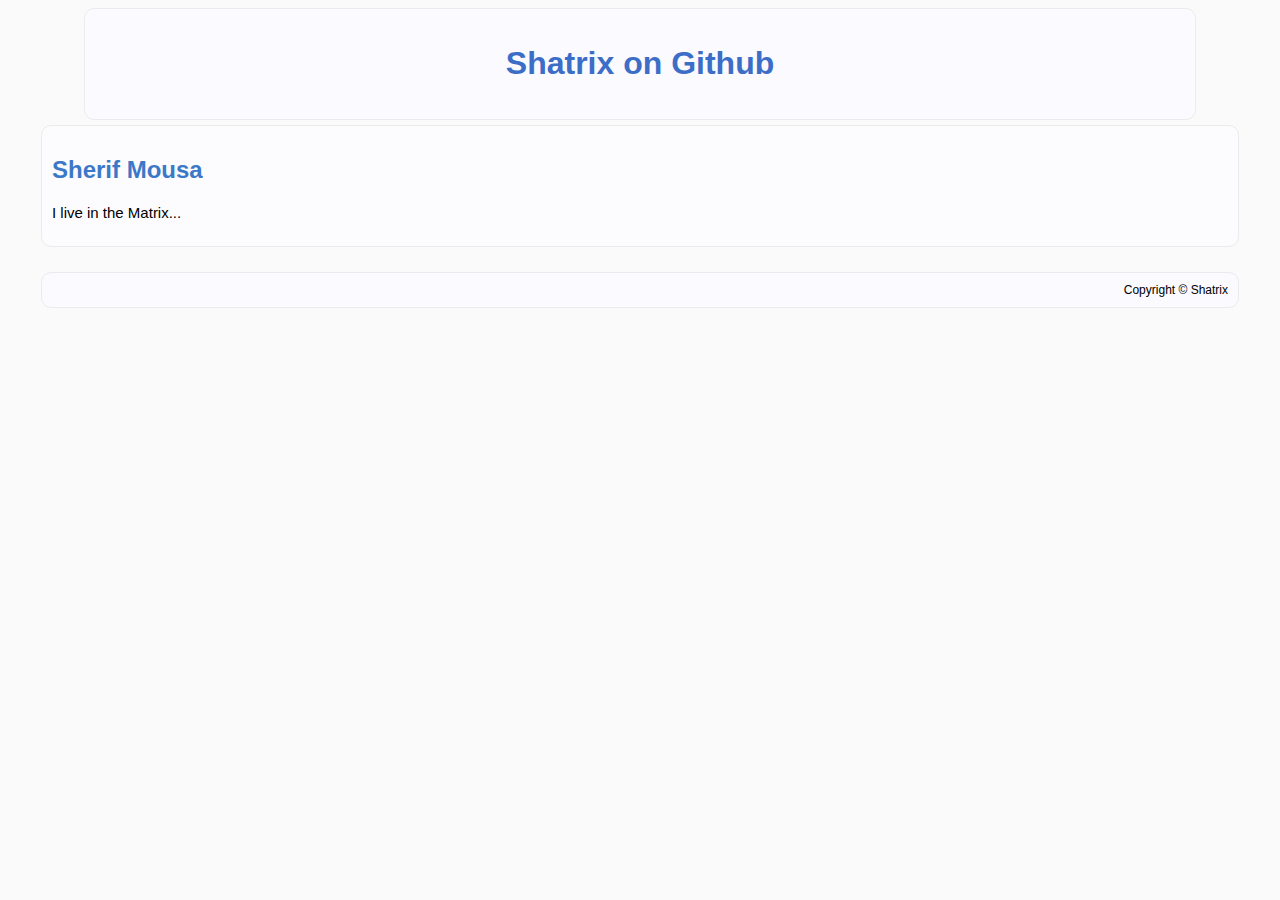
<file: index.html>
<!DOCTYPE html>
<html>
<head>
  <link rel="stylesheet" href="styles.css">
</head>
<body>

	<div class="header_div">
		<h1>Shatrix on Github</h1>
	</div>
	<div class="main_div">
		<h2>Sherif Mousa</h2>
		<p>I live in the Matrix...</p>
	</div>
	<div class="footer_div">
		Copyright © Shatrix
	</div>

</body>
</html>
</file>
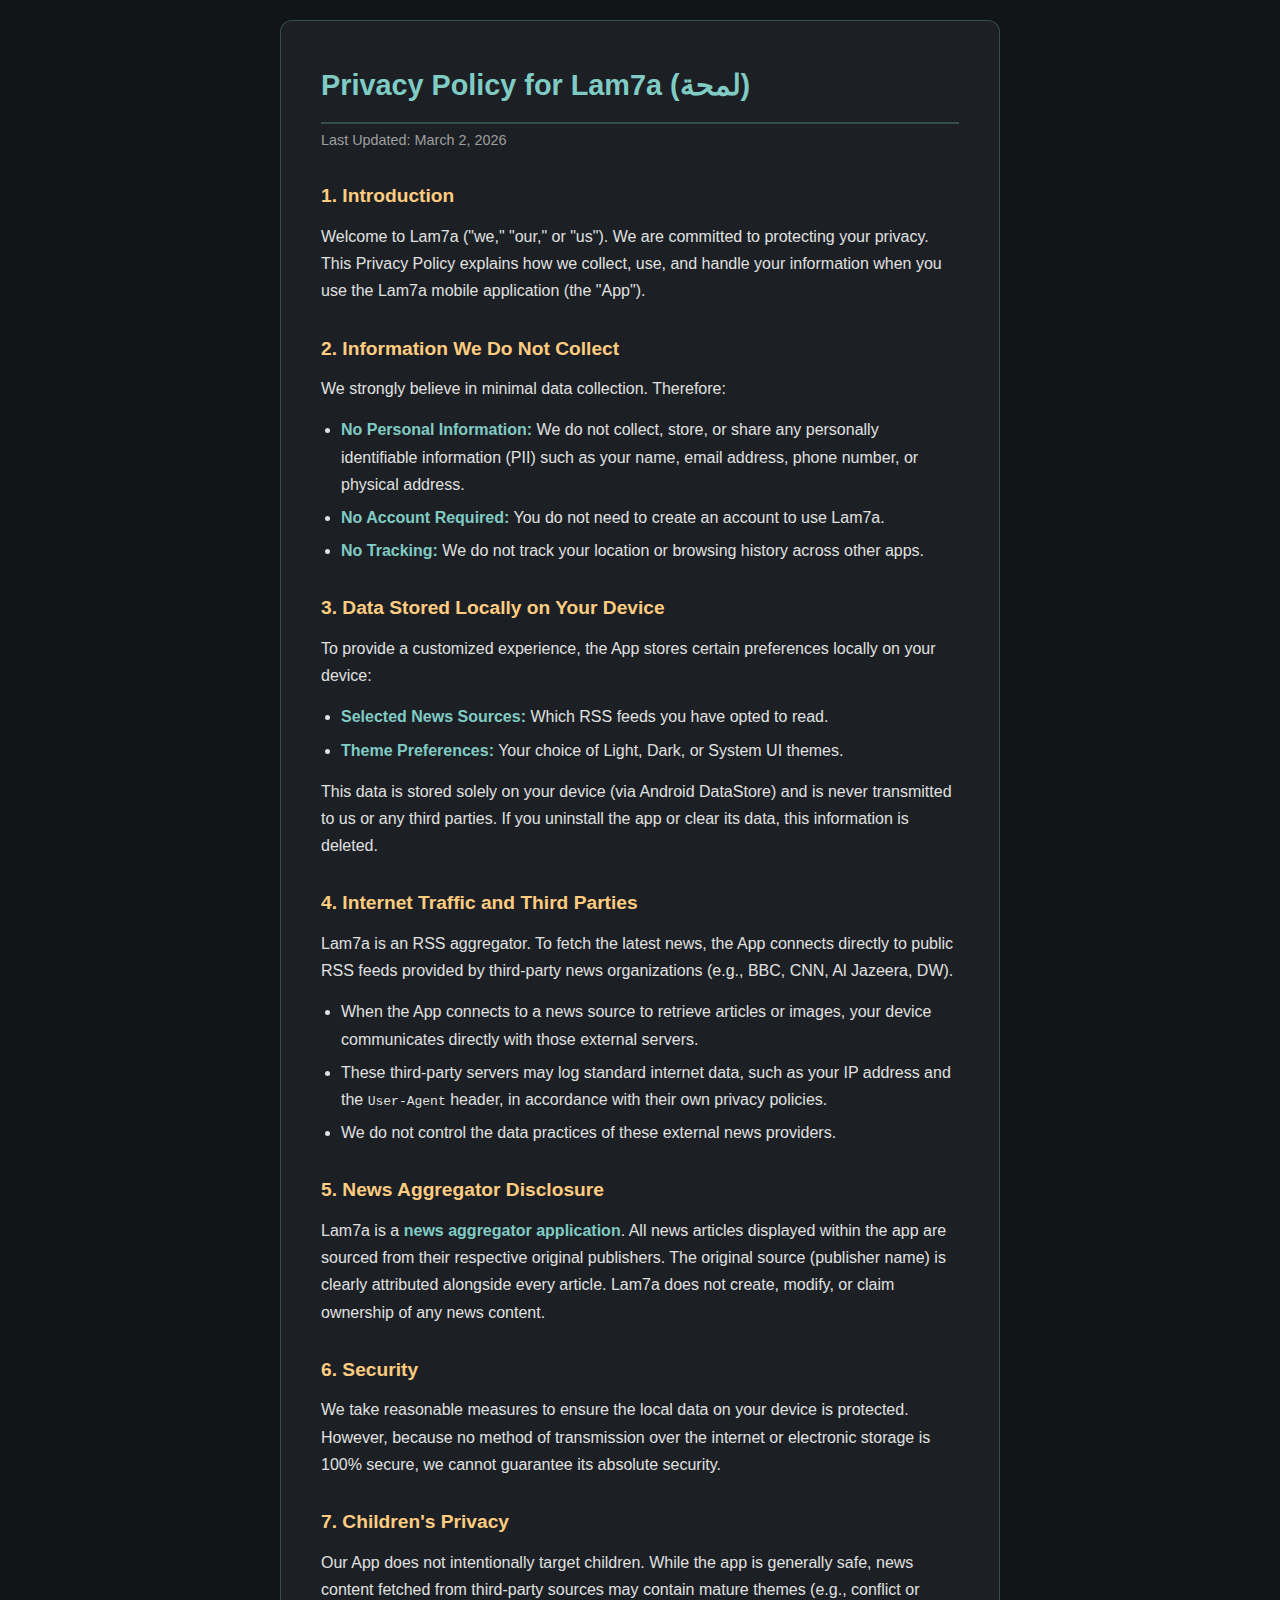
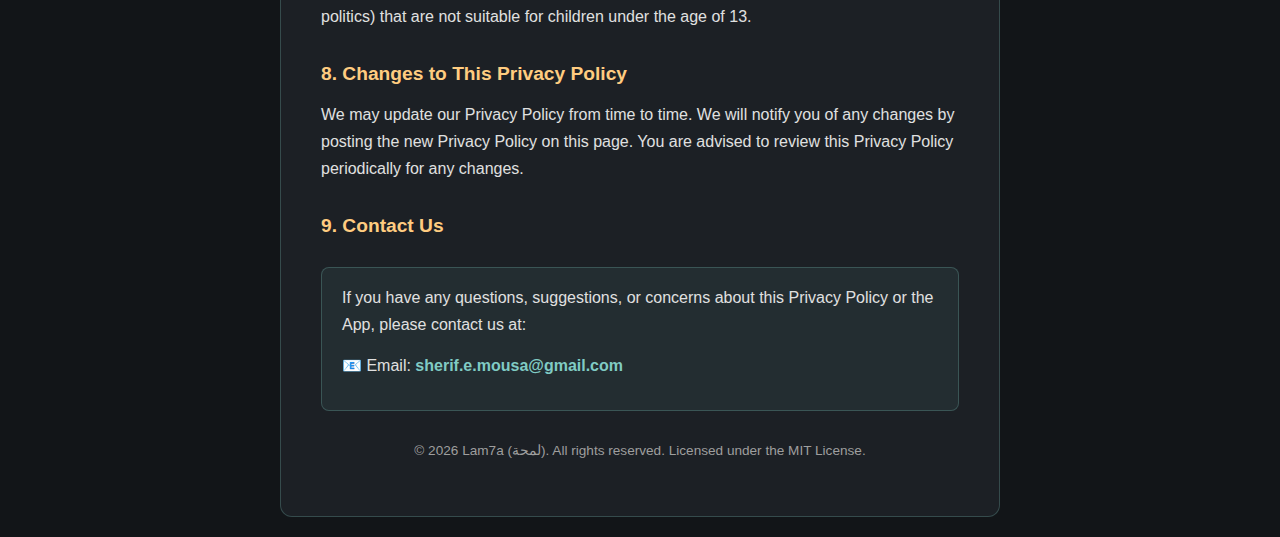
<file: lam7a-policy.html>
<!DOCTYPE html>
<html lang="en" dir="ltr">
<head>
    <meta charset="UTF-8">
    <meta name="viewport" content="width=device-width, initial-scale=1.0">
    <title>Privacy Policy - Lam7a (لمحة)</title>
    <style>
        :root {
            --bg: #121518;
            --surface: #1C2025;
            --primary: #80CBC4;
            --secondary: #FFCC80;
            --text: #E0E0E0;
            --text-muted: #9E9E9E;
            --border: rgba(128,203,196,0.25);
        }
        * { margin: 0; padding: 0; box-sizing: border-box; }
        body {
            font-family: 'Segoe UI', Tahoma, Geneva, Verdana, sans-serif;
            background: var(--bg);
            color: var(--text);
            line-height: 1.7;
            padding: 20px;
        }
        .container {
            max-width: 720px;
            margin: 0 auto;
            background: var(--surface);
            border: 1px solid var(--border);
            border-radius: 12px;
            padding: 40px;
        }
        h1 {
            color: var(--primary);
            font-size: 1.8em;
            margin-bottom: 4px;
            border-bottom: 2px solid var(--border);
            padding-bottom: 12px;
        }
        .updated {
            color: var(--text-muted);
            font-size: 0.9em;
            margin-bottom: 28px;
        }
        h2 {
            color: var(--secondary);
            font-size: 1.2em;
            margin-top: 28px;
            margin-bottom: 10px;
        }
        p { margin-bottom: 14px; }
        ul {
            margin-left: 20px;
            margin-bottom: 14px;
        }
        li { margin-bottom: 6px; }
        strong { color: var(--primary); }
        a {
            color: var(--primary);
            text-decoration: none;
        }
        a:hover { text-decoration: underline; }
        .contact-box {
            margin-top: 24px;
            padding: 16px 20px;
            background: rgba(128,203,196,0.08);
            border: 1px solid var(--border);
            border-radius: 8px;
        }
        .contact-box a { font-weight: bold; }
        footer {
            text-align: center;
            margin-top: 28px;
            color: var(--text-muted);
            font-size: 0.85em;
        }
    </style>
</head>
<body>
    <div class="container">
        <h1>Privacy Policy for Lam7a (لمحة)</h1>
        <p class="updated">Last Updated: March 2, 2026</p>

        <h2>1. Introduction</h2>
        <p>Welcome to Lam7a ("we," "our," or "us"). We are committed to protecting your privacy. This Privacy Policy explains how we collect, use, and handle your information when you use the Lam7a mobile application (the "App").</p>

        <h2>2. Information We Do Not Collect</h2>
        <p>We strongly believe in minimal data collection. Therefore:</p>
        <ul>
            <li><strong>No Personal Information:</strong> We do not collect, store, or share any personally identifiable information (PII) such as your name, email address, phone number, or physical address.</li>
            <li><strong>No Account Required:</strong> You do not need to create an account to use Lam7a.</li>
            <li><strong>No Tracking:</strong> We do not track your location or browsing history across other apps.</li>
        </ul>

        <h2>3. Data Stored Locally on Your Device</h2>
        <p>To provide a customized experience, the App stores certain preferences locally on your device:</p>
        <ul>
            <li><strong>Selected News Sources:</strong> Which RSS feeds you have opted to read.</li>
            <li><strong>Theme Preferences:</strong> Your choice of Light, Dark, or System UI themes.</li>
        </ul>
        <p>This data is stored solely on your device (via Android DataStore) and is never transmitted to us or any third parties. If you uninstall the app or clear its data, this information is deleted.</p>

        <h2>4. Internet Traffic and Third Parties</h2>
        <p>Lam7a is an RSS aggregator. To fetch the latest news, the App connects directly to public RSS feeds provided by third-party news organizations (e.g., BBC, CNN, Al Jazeera, DW).</p>
        <ul>
            <li>When the App connects to a news source to retrieve articles or images, your device communicates directly with those external servers.</li>
            <li>These third-party servers may log standard internet data, such as your IP address and the <code>User-Agent</code> header, in accordance with their own privacy policies.</li>
            <li>We do not control the data practices of these external news providers.</li>
        </ul>

        <h2>5. News Aggregator Disclosure</h2>
        <p>Lam7a is a <strong>news aggregator application</strong>. All news articles displayed within the app are sourced from their respective original publishers. The original source (publisher name) is clearly attributed alongside every article. Lam7a does not create, modify, or claim ownership of any news content.</p>

        <h2>6. Security</h2>
        <p>We take reasonable measures to ensure the local data on your device is protected. However, because no method of transmission over the internet or electronic storage is 100% secure, we cannot guarantee its absolute security.</p>

        <h2>7. Children's Privacy</h2>
        <p>Our App does not intentionally target children. While the app is generally safe, news content fetched from third-party sources may contain mature themes (e.g., conflict or politics) that are not suitable for children under the age of 13.</p>

        <h2>8. Changes to This Privacy Policy</h2>
        <p>We may update our Privacy Policy from time to time. We will notify you of any changes by posting the new Privacy Policy on this page. You are advised to review this Privacy Policy periodically for any changes.</p>

        <h2>9. Contact Us</h2>
        <div class="contact-box">
            <p>If you have any questions, suggestions, or concerns about this Privacy Policy or the App, please contact us at:</p>
            <p>📧 Email: <a href="mailto:sherif.e.mousa@gmail.com">sherif.e.mousa@gmail.com</a></p>
        </div>

        <footer>
            <p>© 2026 Lam7a (لمحة). All rights reserved. Licensed under the MIT License.</p>
        </footer>
    </div>
</body>
</html>
</file>
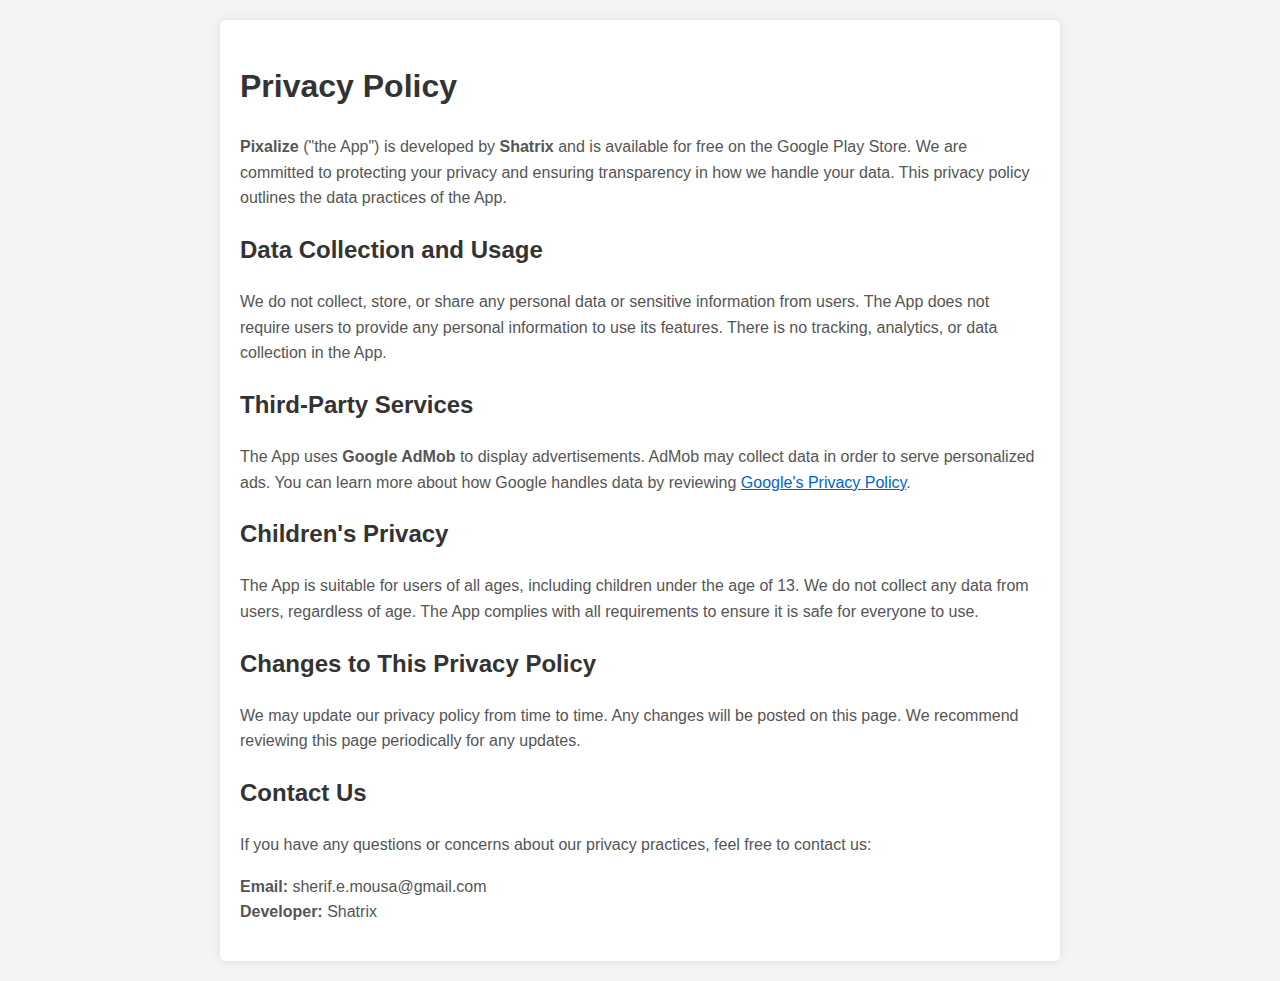
<file: pixalize-policy.html>
<!DOCTYPE html>
<html lang="en">
<head>
    <meta charset="UTF-8">
    <meta name="viewport" content="width=device-width, initial-scale=1.0">
    <meta http-equiv="X-UA-Compatible" content="IE=edge">
    <title>Privacy Policy</title>
    <style>
        body {
            font-family: Arial, sans-serif;
            line-height: 1.6;
            margin: 20px;
            background-color: #f4f4f4;
        }
        h1, h2 {
            color: #333;
        }
        p {
            color: #555;
        }
        .container {
            background: #fff;
            padding: 20px;
            border-radius: 5px;
            box-shadow: 0 0 10px rgba(0, 0, 0, 0.1);
            max-width: 800px;
            margin: auto;
        }
        a {
            color: #0066cc;
        }
    </style>
</head>
<body>

    <div class="container">
        <h1>Privacy Policy</h1>
        <p><strong>Pixalize</strong> ("the App") is developed by <strong>Shatrix</strong> and is available for free on the Google Play Store. We are committed to protecting your privacy and ensuring transparency in how we handle your data. This privacy policy outlines the data practices of the App.</p>

        <h2>Data Collection and Usage</h2>
        <p>We do not collect, store, or share any personal data or sensitive information from users. The App does not require users to provide any personal information to use its features. There is no tracking, analytics, or data collection in the App.</p>

        <h2>Third-Party Services</h2>
        <p>The App uses <strong>Google AdMob</strong> to display advertisements. AdMob may collect data in order to serve personalized ads. You can learn more about how Google handles data by reviewing <a href="https://policies.google.com/privacy">Google's Privacy Policy</a>.</p>

        <h2>Children's Privacy</h2>
        <p>The App is suitable for users of all ages, including children under the age of 13. We do not collect any data from users, regardless of age. The App complies with all requirements to ensure it is safe for everyone to use.</p>

        <h2>Changes to This Privacy Policy</h2>
        <p>We may update our privacy policy from time to time. Any changes will be posted on this page. We recommend reviewing this page periodically for any updates.</p>

        <h2>Contact Us</h2>
        <p>If you have any questions or concerns about our privacy practices, feel free to contact us:</p>
        <p><strong>Email:</strong> sherif.e.mousa@gmail.com <br>
        <strong>Developer:</strong> Shatrix</p>
    </div>

</body>
</html>
</file>
<file: styles.css>
body {
  background-color: rgb(250, 250, 250);
  margin-left: 40px;
  margin-right: 40px;
}
.header_div {
  border: 1px solid rgb(235, 235, 235);
  border-radius: 10px;
  margin-left: auto;
  margin-right: auto;
  margin-top: 5px;
  margin-bottom: 5px;
  width: 90%;
  background-color: rgb(250, 250, 255);
  text-align: center;
  padding: 15px;
}
.main_div {
  border: 1px solid rgb(235, 235, 235);
  border-radius: 10px;
  margin-left: auto;
  margin-right: auto;
  margin-top: 5px;
  margin-bottom: 5px;
  width: 98%;
  background-color: rgb(252, 252, 255);
  text-align: left;
  padding: 10px;
}
.footer_div {
  border: 1px solid rgb(235, 235, 235);
  border-radius: 10px;
  margin-left: auto;
  margin-right: auto;
  margin-top: 25px;
  margin-bottom: 5px;
  width: 98%;
  background-color: rgb(250, 250, 255);
  text-align: right;
  padding: 10px;
  color: black;
  font-family: Arial, Helvetica, sans-serif;
  font-size:12px;
}
h1 {
  color: rgb(60, 110, 200);
  font-family: "Lucida Sans Unicode", "Lucida Grande", sans-serif;
}
h2 {
  color: rgb(60, 120, 200);
  font-family: "Lucida Sans Unicode", "Lucida Grande", sans-serif;
}
p {
  color: black;
  font-family: Arial, Helvetica, sans-serif;
  font-size:15px;
}
</file>
